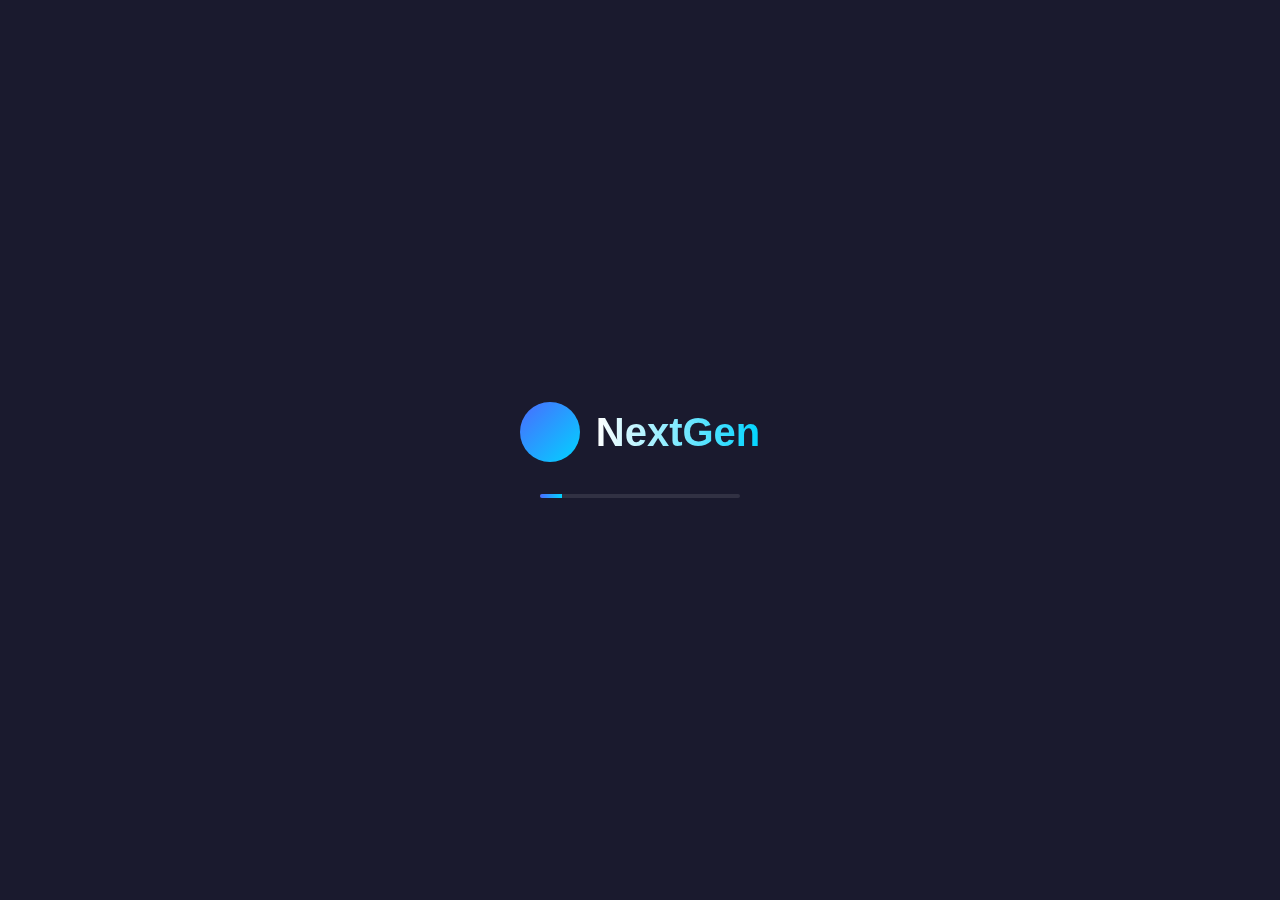
<file: banking/index.html>
<!DOCTYPE html>
<html lang="en">
<head>
    <meta charset="UTF-8">
    <meta name="viewport" content="width=device-width, initial-scale=1.0">
    <title>NextGen Banking - The Future of Finance</title>
    <link rel="stylesheet" href="css/styles.css">
    <link rel="stylesheet" href="css/navbar.css">
</head>
<body>
<!-- Welcome Animation -->
<div class="welcome-animation">
    <div class="welcome-logo">
        <div class="welcome-logo-icon"></div>
        <div class="welcome-logo-text">NextGen</div>
    </div>
    <div class="progress-bar">
        <div class="progress" id="loading-progress"></div>
    </div>
</div>

<!-- Main Content -->   
<div class="container">
       <div id="navbar-container"></div>
    <section class="hero">
        <div class="hero-content">
            <h1>The Future of Banking is Here</h1>
            <p>NextGen Banking offers a seamless, secure, and innovative banking experience. Manage your finances with cutting-edge technology designed for the modern world.</p>
            <div class="hero-buttons">
                <button class="btn btn-primary" id="hero-register-btn">Get Started</button>
                <button class="btn btn-outline">Learn More</button>
            </div>
        </div>
        <div class="hero-image">
            <svg viewBox="0 0 500 500" xmlns="http://www.w3.org/2000/svg">
                <defs>
                    <linearGradient id="gradient" x1="0%" y1="0%" x2="100%" y2="100%">
                        <stop offset="0%" stop-color="#4a6bff" />
                        <stop offset="100%" stop-color="#00d4ff" />
                    </linearGradient>
                </defs>
                <path d="M250,50 C350,50 450,150 450,250 C450,350 350,450 250,450 C150,450 50,350 50,250 C50,150 150,50 250,50 Z" fill="url(#gradient)" opacity="0.8" />
                <path d="M250,100 C325,100 400,175 400,250 C400,325 325,400 250,400 C175,400 100,325 100,250 C100,175 175,100 250,100 Z" fill="none" stroke="white" stroke-width="2" opacity="0.5" />
                <circle cx="250" cy="250" r="120" fill="none" stroke="white" stroke-width="2" opacity="0.3" />
                <circle cx="250" cy="250" r="80" fill="none" stroke="white" stroke-width="2" opacity="0.2" />
                <path d="M250,150 L250,350 M150,250 L350,250" stroke="white" stroke-width="2" opacity="0.5" />
            </svg>
        </div>
    </section>

    <!-- Floating Background Elements -->
    <div class="floating-elements" id="floating-elements"></div>
</div>


</body>
    <script src="js/navbar.js"></script>

<script>


    document.addEventListener('DOMContentLoaded', function() {
        // Create floating elements
        const floatingContainer = document.getElementById('floating-elements');
        for (let i = 0; i < 15; i++) {
            const element = document.createElement('div');
            element.classList.add('floating-element');

            // Random size between 50px and 200px
            const size = Math.random() * 150 + 50;
            element.style.width = `${size}px`;
            element.style.height = `${size}px`;

            // Random position
            element.style.left = `${Math.random() * 100}%`;
            element.style.top = `${Math.random() * 100}%`;

            // Random animation duration
            element.style.animationDuration = `${Math.random() * 10 + 10}s`;

            floatingContainer.appendChild(element);
        }
    });
    function initWelcomeAnimation() {
    const welcomeAnimation = document.querySelector('.welcome-animation');
    const progressBar = document.getElementById('loading-progress');

    let progress = 0;
    const interval = setInterval(() => {
        progress += Math.random() * 10;
        if (progress > 100) progress = 100;
        progressBar.style.width = `${progress}%`;

        if (progress >= 100) {
            clearInterval(interval);
            setTimeout(() => {
                welcomeAnimation.classList.add('fade-out');
            }, 500);
        }
    }, 200);
}
function redirectIfAuthenticated() {
  const token = localStorage.getItem('token');

  // If token exists, redirect away from login/register pages
  if (token) {
    // Redirect to home/dashboard — update the path as needed
    window.location.href = 'home.html';
  }
}
document.addEventListener('DOMContentLoaded', initWelcomeAnimation);
document.addEventListener('DOMContentLoaded', redirectIfAuthenticated);
</script>
</html>
</file>
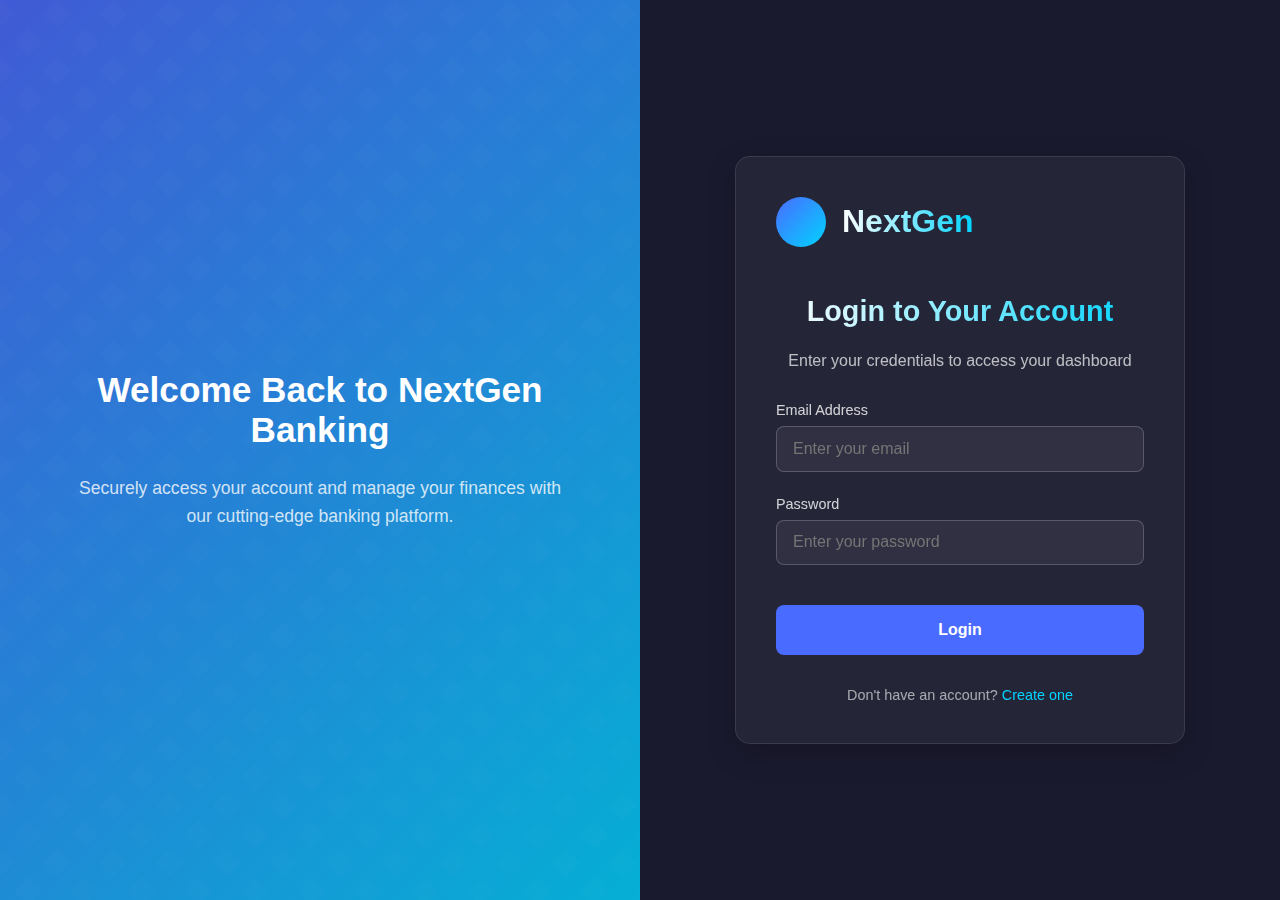
<file: banking/home.html>
<!DOCTYPE html>
<html lang="en">
<head>
    <meta charset="UTF-8">
    <meta name="viewport" content="width=device-width, initial-scale=1.0">
    <title>NextGen Banking - Dashboard</title>
    <link rel="stylesheet" href="css/styles.css">
    <link rel="stylesheet" href="css/dashboard.css">
    <link rel="stylesheet" href="css/navbar.css">
</head>
<body>
<!-- Welcome Animation -->
<div class="welcome-animation">
    <div class="welcome-logo">
        <div class="welcome-logo-icon"></div>
        <div class="welcome-logo-text">NextGen</div>
    </div>
    <div class="progress-bar">
        <div class="progress" id="loading-progress"></div>
    </div>
</div>

<!-- Main Content -->   
<div class="container">
       <div id="navbar-container"></div>

    <main class="dashboard">
        <!-- Quick Actions -->
        <section class="quick-actions">
            <h2>Quick Actions</h2>
            <div class="action-grid">
                <div class="action-card" id="open-account">
                    <div class="action-icon">📊</div>
                    <h3>Open Account</h3>
                    <p>Start a new checking or savings account</p>
                </div>
                <div class="action-card" id="transfer-money">
                    <div class="action-icon">💸</div>
                    <h3>Transfer Money</h3>
                    <p>Move funds between accounts</p>
                </div>
                <div class="action-card" id="pay-bills">
                    <div class="action-icon">🧾</div>
                    <h3>Pay Bills</h3>
                    <p>Schedule one-time or recurring payments</p>
                </div>
                <div class="action-card" id="view-cards">
                    <div class="action-icon">💳</div>
                    <h3>View Cards</h3>
                    <p>Manage your debit/credit cards</p>
                </div>
            </div>
        </section>

        <!-- Account Overview -->
       <section class="account-overview">
  <h2>Account Overview</h2>
  <div class="account-cards">
    <div class="account-card" id="account-card">
      <h3 id="account-type">No Account </h3>
      <div class="balance" id="balance">you're not having any account with us, please open a new account or contact us</div>
      <div class="account-number" id="account-number"></div>
      <div class="account-actions">
        <button class="btn btn-small" id="deposit">Open Account</button>
        <button class="btn btn-small" id="transfer">Contact Us</button>
      </div>
    </div>
  </div>
</section>


        <!-- Recent Activity & Notifications -->
        <div class="activity-notifications">
            <section class="recent-activity">
                <h2>Recent Activity</h2>
                <div class="activity-list">
                    <div class="activity-item">
                        <div class="activity-icon">🛒</div>
                        <div class="activity-details">
                            <div class="activity-description">Amazon Purchase</div>
                            <div class="activity-date">Today, 10:45 AM</div>
                        </div>
                        <div class="activity-amount debit">-$45.67</div>
                    </div>
                    <div class="activity-item">
                        <div class="activity-icon">🏦</div>
                        <div class="activity-details">
                            <div class="activity-description">Direct Deposit</div>
                            <div class="activity-date">Yesterday, 8:30 AM</div>
                        </div>
                        <div class="activity-amount credit">+$2,450.00</div>
                    </div>
                    <div class="activity-item">
                        <div class="activity-icon">💸</div>
                        <div class="activity-details">
                            <div class="activity-description">Transfer to Savings</div>
                            <div class="activity-date">Mar 15, 4:15 PM</div>
                        </div>
                        <div class="activity-amount debit">-$200.00</div>
                    </div>
                </div>
                <a href="#" class="view-all">View All Activity →</a>
            </section>

            <section class="notifications">
                <h2>Notifications</h2>
                <div class="notification-list">
                    <div class="notification-item important">
                        <div class="notification-icon">⚠️</div>
                        <div class="notification-content">
                            <h3>Security Alert</h3>
                            <p>New login detected from Chrome on Windows</p>
                            <div class="notification-time">10 minutes ago</div>
                        </div>
                    </div>
                    <div class="notification-item">
                        <div class="notification-icon">📅</div>
                        <div class="notification-content">
                            <h3>Payment Reminder</h3>
                            <p>Your credit card payment is due in 3 days</p>
                            <div class="notification-time">2 hours ago</div>
                        </div>
                    </div>
                    <div class="notification-item">
                        <div class="notification-icon">🎉</div>
                        <div class="notification-content">
                            <h3>New Feature</h3>
                            <p>Try our new budgeting tools</p>
                            <div class="notification-time">1 day ago</div>
                        </div>
                    </div>
                </div>
                <a href="#" class="view-all">View All Notifications →</a>
            </section>
        </div>

        <!-- Financial Insights -->
        <section class="financial-insights">
            <h2>Financial Insights</h2>
            <div class="insights-grid">
                <div class="insight-card spending">
                    <h3>Monthly Spending</h3>
                    <div class="insight-value">$1,245.67</div>
                    <div class="insight-progress">
                        <div class="progress-bar">
                            <div class="progress" style="width: 65%"></div>
                        </div>
                        <div class="progress-label">65% of budget</div>
                    </div>
                </div>
                <div class="insight-card savings-goal">
                    <h3>Savings Goal</h3>
                    <div class="insight-value">$3,200/$5,000</div>
                    <div class="insight-progress">
                        <div class="progress-bar">
                            <div class="progress" style="width: 64%"></div>
                        </div>
                        <div class="progress-label">64% complete</div>
                    </div>
                </div>
            </div>
        </section>
    </main>

    <!-- Floating Background Elements -->
    <div class="floating-elements" id="floating-elements"></div>
</div>

<script src="js/auth.js"></script>
<script src="js/navbar.js"></script>
<script>
    document.addEventListener('DOMContentLoaded', function() {
        // Create floating elements
        const floatingContainer = document.getElementById('floating-elements');
        for (let i = 0; i < 15; i++) {
            const element = document.createElement('div');
            element.classList.add('floating-element');

            // Random size between 50px and 200px
            const size = Math.random() * 150 + 50;
            element.style.width = `${size}px`;
            element.style.height = `${size}px`;

            // Random position
            element.style.left = `${Math.random() * 100}%`;
            element.style.top = `${Math.random() * 100}%`;

            // Random animation duration
            element.style.animationDuration = `${Math.random() * 10 + 10}s`;

            floatingContainer.appendChild(element);
        }

        // Check authentication status
        checkAuthStatus();

        // Logout functionality
        document.getElementById('logout-btn').addEventListener('click', function(e) {
            e.preventDefault();
            logout();
        });

        // Quick action buttons
        document.querySelectorAll('.action-card').forEach(card => {
            card.addEventListener('click', function() {
                const action = this.id;
                alert(`Action selected: ${action.replace('-', ' ')}`);
                // In a real app, you would navigate to the appropriate page
            });
        });
    });

    function initWelcomeAnimation() {
        const welcomeAnimation = document.querySelector('.welcome-animation');
        const progressBar = document.getElementById('loading-progress');

        let progress = 0;
        const interval = setInterval(() => {
            progress += Math.random() * 10;
            if (progress > 100) progress = 100;
            progressBar.style.width = `${progress}%`;

            if (progress >= 100) {
                clearInterval(interval);
                setTimeout(() => {
                    welcomeAnimation.classList.add('fade-out');
                }, 500);
            }
        }, 200);
    }

    // Initialize welcome animation
    initWelcomeAnimation();

function displayAccount(account) {
    document.getElementById("account-type").textContent = account.accountType;
    document.getElementById("balance").textContent = `Rs. ${account.balance.toFixed(2)}`;
    document.getElementById("account-number").textContent = maskAccountNumber(account.accountNumber);
    document.getElementById("deposit").textContent = "Deposit Funds";
    document.getElementById("transfer").textContent = "Transfer Funds";
}

function maskAccountNumber(accountNumber) {
    const lastThree = accountNumber.slice(-3);
    const masked = '•'.repeat(accountNumber.length - 3);
    return `${masked}${lastThree}`;
}


document.addEventListener("DOMContentLoaded", checkAuthStatus);


</script>
</html>
</file>
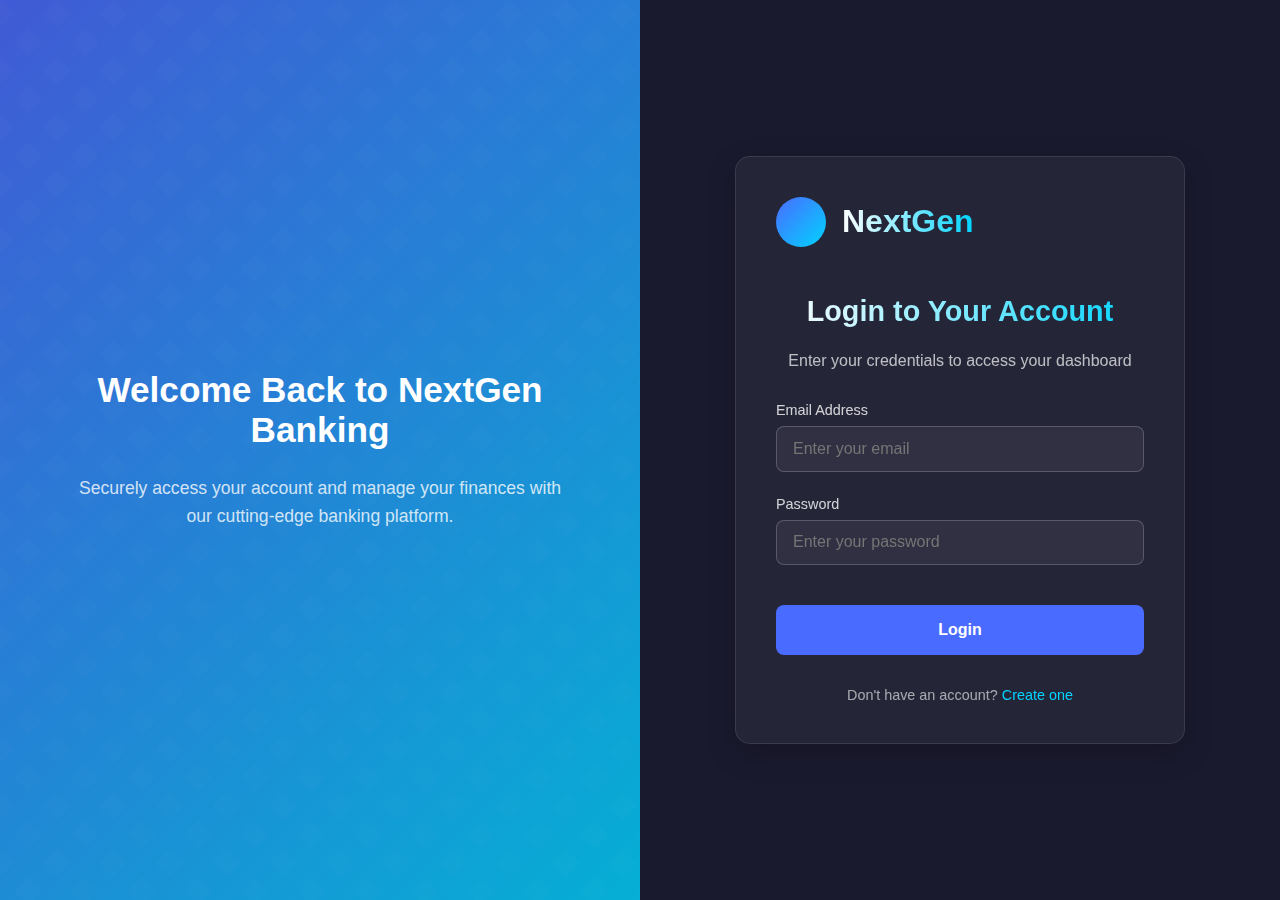
<file: banking/login.html>
<!DOCTYPE html>
<html lang="en">
<head>
    <meta charset="UTF-8">
    <meta name="viewport" content="width=device-width, initial-scale=1.0">
    <title>NextGen Banking - Authentication</title>
    <link rel="stylesheet" href="css/styles.css">
    <link rel="stylesheet" href="css/auth.css">
    <link rel="stylesheet" href="css/form.css">
</head>
<body>
   <!--  Login Page (login.html)  -->
    
    <div class="auth-container">
        <div class="auth-left">
            <div class="floating-elements" id="floating-elements"></div>
            <div class="welcome-message">
                <h2>Welcome Back to NextGen Banking</h2>
                <p>Securely access your account and manage your finances with our cutting-edge banking platform.</p>
            </div>
        </div>
        <div class="auth-right">
            <div class="auth-card">
                <div class="auth-logo">
                    <div class="auth-logo-icon"></div>
                    <div class="auth-logo-text">NextGen</div>
                </div>
                <h1 class="auth-title">Login to Your Account</h1>
                <p class="auth-subtitle">Enter your credentials to access your dashboard</p>
                
                <form id="loginForm">
                    <div class="form-group">
                        <label for="loginEmail">Email Address</label>
                        <input type="email" id="loginEmail" class="form-control" placeholder="Enter your email" required>
                        <div class="invalid-feedback" id="loginEmailError">Please enter a valid email address</div>
                    </div>
                    <div class="form-group">
                        <label for="loginPassword">Password</label>
                        <input type="password" id="loginPassword" class="form-control" placeholder="Enter your password" required>
                        <div class="invalid-feedback" id="loginPasswordError">Please enter your password</div>
                    </div>
                    <button type="submit" class="submit-btn">Login</button>
                </form>
                
                <div class="auth-footer">
                    Don't have an account? <a href="register.html">Create one</a>
                </div>
            </div>
        </div>
    </div>
    
<script type="module" src="js/login.js"></script>
 

</body>
</html>
</file>
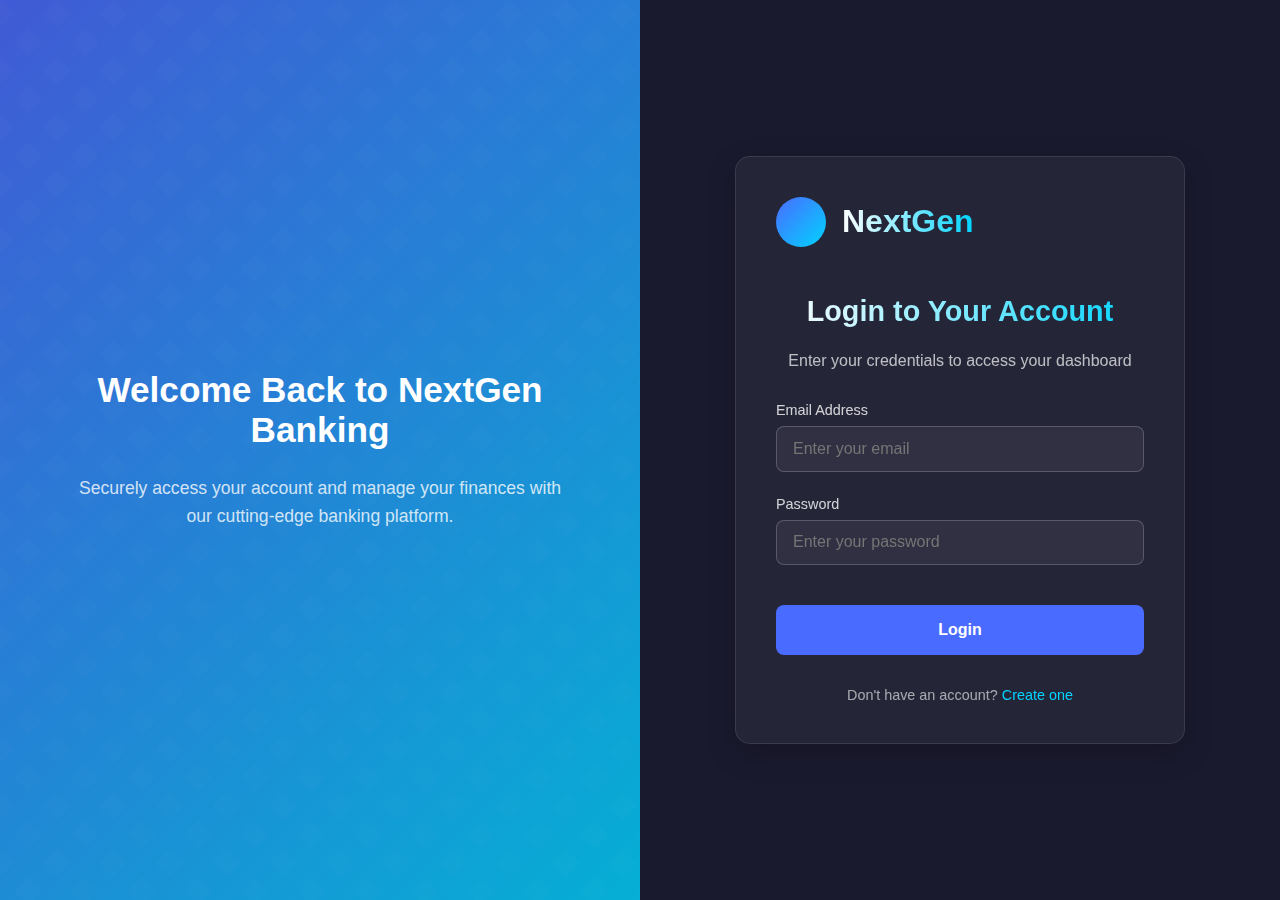
<file: banking/profile.html>
<!DOCTYPE html>
<html lang="en">
<head>
  <meta charset="UTF-8" />
  <meta name="viewport" content="width=device-width, initial-scale=1" />
  <title>NextGen Banking - My Profile</title>
  <link rel="stylesheet" href="css/styles.css" />
  <link rel="stylesheet" href="css/profile.css" />
  <link rel="stylesheet" href="css/navbar.css   ">
  <script src="js/auth.js" defer></script>
  <script src="js/profile.js" defer></script>
  <script src="js/navbar.js" defer></script>
</head>
<body>
  <!-- Main Container -->
  <div class="container">
   <div id="navbar-container"></div>


    <main class="profile-container">
      <div class="profile-header">
        <h1>My Profile</h1>
        <button class="btn btn-outline" id="edit-profile-btn">Edit Profile</button>
      </div>

      <div class="profile-content">

        <!-- Personal Information Section -->
        <section class="profile-section" id="personal-info-section">
  <div class="section-header">
    <h2>Personal Information</h2>
    <button class="btn-icon edit-section" data-section="personal" aria-label="Edit Personal Information">
      <!-- Edit icon SVG -->
      <svg xmlns="http://www.w3.org/2000/svg" width="16" height="16" fill="currentColor" viewBox="0 0 16 16">
        <path d="M12.146.146a.5.5 0 0 1 .708 0l3 3a.5.5 0 0 1 0 .708l-10 10a.5.5 0 0 1-.168.11l-5 2a.5.5 0 0 1-.65-.65l2-5a.5.5 0 0 1 .11-.168l10-10zM11.207 2.5 13.5 4.793 14.793 3.5 12.5 1.207 11.207 2.5zm1.586 3L10.5 3.207 4 9.707V10h.5a.5.5 0 0 1 .5.5v.5h.5a.5.5 0 0 1 .5.5v.5h.293l6.5-6.5zm-9.761 5.175-.106.106-1.528 3.821 3.821-1.528.106-.106A.5.5 0 0 1 5 12.5V12h-.5a.5.5 0 0 1-.5-.5V11h-.5a.5.5 0 0 1-.468-.325z"/>
      </svg>
    </button>
    <div class="edit-actions" style="display:none;">
      <button class="btn-icon btn-save" aria-label="Save Changes">💾</button>
      <button class="btn-icon btn-cancel" aria-label="Cancel Edit">✖</button>
    </div>
  </div>
  
  <div class="section-content">
    <div class="info-grid">
      <!-- your info items here -->
      <div class="info-item">
        <label for="edit-full-name">Full Name</label>
        <div class="info-value" id="full-name">John Doe</div>
        <input type="text" class="info-edit" id="edit-full-name" value="John Doe" style="display: none;" />
      </div>
      <div class="info-item">
        <label for="edit-dob">Date of Birth</label>
        <div class="info-value" id="dob">15/03/1985</div>
        <input type="date" class="info-edit" id="edit-dob" value="1985-03-15" style="display: none;" />
      </div>
      <div class="info-item">
        <label for="edit-email">Email Address</label>
        <div class="info-value" id="email">john.doe@example.com</div>
        <input type="email" class="info-edit" id="edit-email" value="john.doe@example.com" style="display: none;" />
      </div>
      <div class="info-item">
        <label for="edit-phone">Phone Number</label>
        <div class="info-value" id="phone">+1 (555) 123-4567</div>
        <input type="tel" class="info-edit" id="edit-phone" value="+1 (555) 123-4567" style="display: none;" />
      </div>
      <div class="info-item">
        <label for="edit-address">Address</label>
        <div class="info-value" id="address">123 Main St, Apt 4B, New York, NY 10001</div>
        <textarea class="info-edit" id="edit-address" style="display: none;">123 Main St, Apt 4B, New York, NY 10001</textarea>
      </div>
    </div>
  </div>
</section>


        <!-- Account Security Section -->
        <section class="profile-section">
          <div class="section-header">
            <h2>Account Security</h2>
          </div>
          <div class="section-content">
            <div class="security-grid">
              <div class="security-item">
                <div class="security-icon">🔒</div>
                <div class="security-info">
                  <h3>Password</h3>
                  <p>Last changed 3 months ago</p>
                </div>
                <button class="btn btn-outline btn-small">Change Password</button>
              </div>
              <div class="security-item">
                <div class="security-icon">📱</div>
                <div class="security-info">
                  <h3>Two-Factor Authentication</h3>
                  <p>Currently disabled</p>
                </div>
                <button class="btn btn-primary btn-small">Enable 2FA</button>
              </div>
              <div class="security-item">
                <div class="security-icon">✉️</div>
                <div class="security-info">
                  <h3>Email Notifications</h3>
                  <p>All notifications enabled</p>
                </div>
                <button class="btn btn-outline btn-small">Manage</button>
              </div>
              <div class="security-item">
                <div class="security-icon">📞</div>
                <div class="security-info">
                  <h3>SMS Alerts</h3>
                  <p>Only security alerts enabled</p>
                </div>
                <button class="btn btn-outline btn-small">Configure</button>
              </div>
            </div>
          </div>
        </section>

        <!-- Linked Accounts Section -->
        <section class="profile-section">
          <div class="section-header">
            <h2>Linked Accounts</h2>
            <button class="btn-icon" aria-label="Add Linked Account">
              <svg xmlns="http://www.w3.org/2000/svg" width="16" height="16" fill="currentColor" viewBox="0 0 16 16">
                <path d="M8 4a.5.5 0 0 1 .5.5v3h3a.5.5 0 0 1 0 1h-3v3a.5.5 0 0 1-1 0v-3h-3a.5.5 0 0 1 0-1h3v-3A.5.5 0 0 1 8 4z"/>
              </svg>
            </button>
          </div>
          <div class="section-content">
            <div class="linked-accounts">
              <div class="account-card">
                <div class="account-icon">🏦</div>
                <div class="account-details">
                  <h3 id="account-type">No linked Account</h3>
                  <p id="account-number"></p>
                </div>
                <button class="btn-icon danger" aria-label="Remove External Savings Account">
                  <svg xmlns="http://www.w3.org/2000/svg" width="16" height="16" fill="currentColor" viewBox="0 0 16 16">
                    <path d="M5.5 5.5A.5.5 0 0 1 6 6v6a.5.5 0 0 1-1 0V6a.5.5 0 0 1 .5-.5zm2.5 0a.5.5 0 0 1 .5.5v6a.5.5 0 0 1-1 0V6a.5.5 0 0 1 .5-.5zm3 .5a.5.5 0 0 0-1 0v6a.5.5 0 0 0 1 0V6z"/>
                    <path fill-rule="evenodd" d="M14.5 3a1 1 0 0 1-1 1H13v9a2 2 0 0 1-2 2H5a2 2 0 0 1-2-2V4h-.5a1 1 0 0 1-1-1V2a1 1 0 0 1 1-1H6a1 1 0 0 1 1-1h2a1 1 0 0 1 1 1h3.5a1 1 0 0 1 1 1v1zM4.118 4 4 4.059V13a1 1 0 0 0 1 1h6a1 1 0 0 0 1-1V4.059L11.882 4H4.118zM2.5 3V2h11v1h-11z"/>
                  </svg>
                </button>
              </div>
              <div class="account-card">
                <div class="account-icon">💳</div>
                <div class="account-details">
                  <h3>Credit Card</h3>
                  <p>****-****-3456 • American Express</p>
                </div>
                <button class="btn-icon danger" aria-label="Remove Credit Card">
                  <svg xmlns="http://www.w3.org/2000/svg" width="16" height="16" fill="currentColor" viewBox="0 0 16 16">
                    <path d="M5.5 5.5A.5.5 0 0 1 6 6v6a.5.5 0 0 1-1 0V6a.5.5 0 0 1 .5-.5zm2.5 0a.5.5 0 0 1 .5.5v6a.5.5 0 0 1-1 0V6a.5.5 0 0 1 .5-.5zm3 .5a.5.5 0 0 0-1 0v6a.5.5 0 0 0 1 0V6z"/>
                    <path fill-rule="evenodd" d="M14.5 3a1 1 0 0 1-1 1H13v9a2 2 0 0 1-2 2H5a2 2 0 0 1-2-2V4h-.5a1 1 0 0 1-1-1V2a1 1 0 0 1 1-1H6a1 1 0 0 1 1-1h2a1 1 0 0 1 1 1h3.5a1 1 0 0 1 1 1v1zM4.118 4 4 4.059V13a1 1 0 0 0 1 1h6a1 1 0 0 0 1-1V4.059L11.882 4H4.118zM2.5 3V2h11v1h-11z"/>
                  </svg>
                </button>
              </div>
            </div>
          </div>
        </section>

        <!-- Danger Zone Section -->
        <section class="profile-section danger-zone">
          <div class="section-header">
            <h2>Danger Zone</h2>
          </div>
          <div class="section-content">
            <div class="danger-item">
              <div class="danger-info">
                <h3>Close Account</h3>
                <p>Permanently delete your NextGen Banking account and all associated data</p>
              </div>
              <button class="btn btn-danger">Close Account</button>
            </div>
          </div>
        </section>

      </div>

      <!-- Edit Profile Modal -->
      <div class="modal" id="edit-profile-modal" aria-hidden="true" role="dialog" aria-labelledby="edit-profile-title" tabindex="-1">
        <div class="modal-content">
          <button class="close-modal" id="close-edit-modal" aria-label="Close modal">&times;</button>
          <h2 id="edit-profile-title">Edit Profile</h2>
          <form id="profile-form">
            <div class="form-group">
              <label for="modal-full-name">Full Name</label>
              <input type="text" id="modal-full-name" value="John Doe" required />
            </div>
            <div class="form-group">
              <label for="modal-dob">Date of Birth</label>
              <input type="date" id="modal-dob" value="1985-03-15" required />
            </div>
            <div class="form-group">
              <label for="modal-email">Email Address</label>
              <input type="email" id="modal-email" value="john.doe@example.com" required />
            </div>
            <div class="form-group">
              <label for="modal-phone">Phone Number</label>
              <input type="tel" id="modal-phone" value="+1 (555) 123-4567" required />
            </div>
            <div class="form-group">
              <label for="modal-address">Address</label>
              <textarea id="modal-address" required>123 Main St, Apt 4B, New York, NY 10001</textarea>
            </div>
            <div class="form-actions">
              <button type="button" class="btn btn-outline" id="cancel-edit">Cancel</button>
              <button type="submit" class="btn btn-primary">Save Changes</button>
            </div>
          </form>
        </div>
      </div>

    </main>

    <!-- Floating Background Elements -->
    <div class="floating-elements" id="floating-elements"></div>
  </div>

  <script>
    function displayAccount(account) {
    document.getElementById("account-type").textContent = account.accountType+" Account";
    // document.getElementById("balance").textContent = `$${account.balance.toFixed(2)}`;
    document.getElementById("account-number").textContent = maskAccountNumber(account.accountNumber);
    // document.getElementById("deposit").textContent = "Deposit Funds";
    // document.getElementById("transfer").textContent = "Transfer Funds";
}

function maskAccountNumber(accountNumber) {
    const lastThree = accountNumber.slice(-3);
    const masked = '*'.repeat(accountNumber.length - 6);
    return `${masked}-${masked}-${lastThree}`;
}

    window.addEventListener("DOMContentLoaded", () => {
      checkAuthStatus();
    });

document.addEventListener('DOMContentLoaded', () => {
  const editProfileBtn = document.getElementById('edit-profile-btn');
  const modal = document.getElementById('edit-profile-modal');
  const closeModalBtn = document.getElementById('close-edit-modal');
  const cancelEditBtn = document.getElementById('cancel-edit');

  editProfileBtn.addEventListener('click', () => {
    modal.classList.add('active');  // Show modal by adding 'active'
  });

  closeModalBtn.addEventListener('click', () => {
    modal.classList.remove('active');  // Hide modal by removing 'active'
  });

  cancelEditBtn.addEventListener('click', () => {
    modal.classList.remove('active');  // Also hide modal on cancel
  });

  // Close modal if clicking outside modal-content
  window.addEventListener('click', (e) => {
    if (e.target === modal) {
      modal.classList.remove('active');
    }
  });
});

</script>
</body>
</html>
</file>
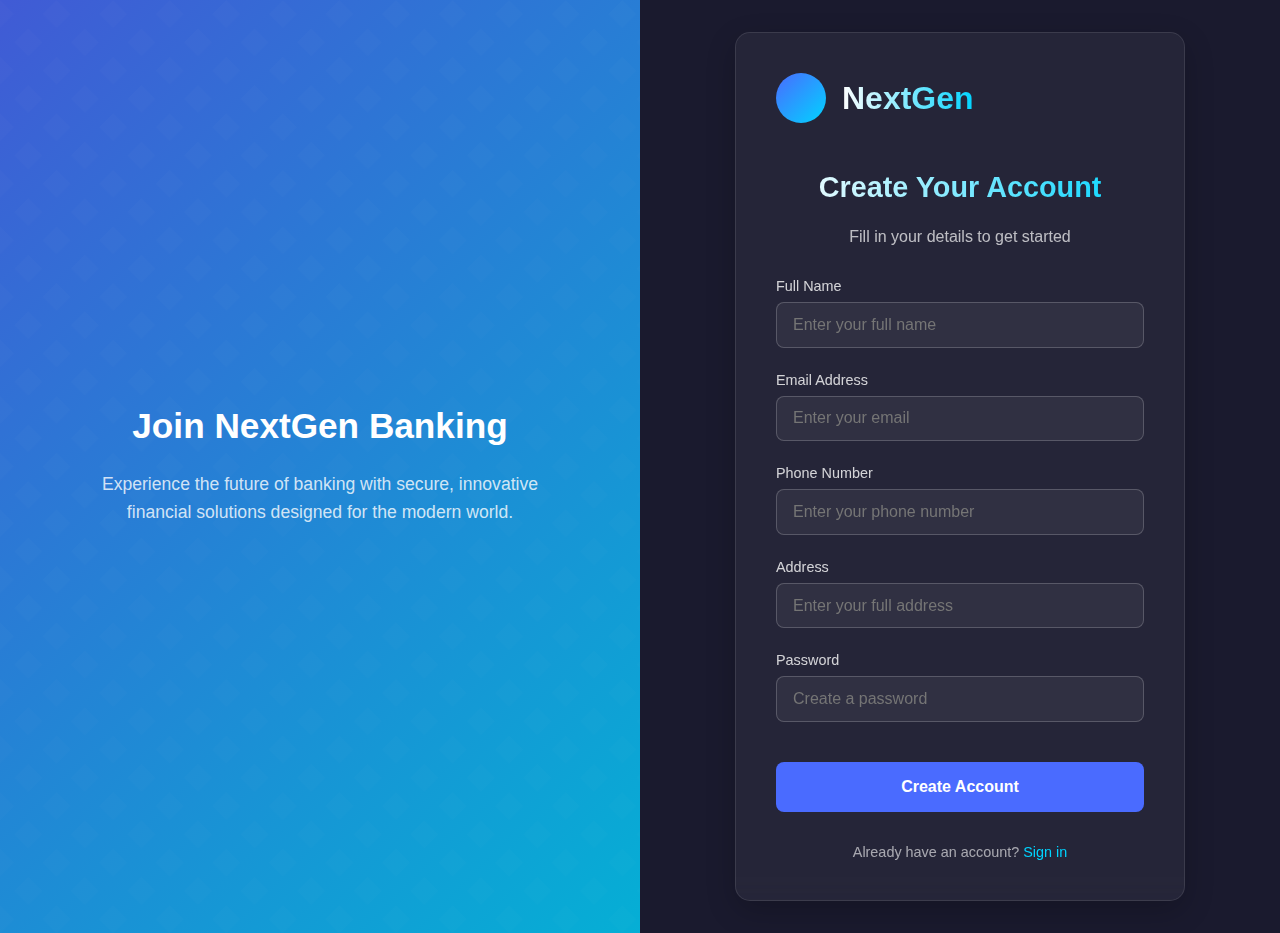
<file: banking/register.html>
<!DOCTYPE html>
<html lang="en">
<head>
    <meta charset="UTF-8">
    <meta name="viewport" content="width=device-width, initial-scale=1.0">
    <title>NextGen Banking - Registration</title>
    <link rel="stylesheet" href="css/styles.css">
    <link rel="stylesheet" href="css/auth.css">
    <link rel="stylesheet" href="css/form.css">
</head>
<body>
<div class="auth-container">
    <div class="auth-left">
        <div class="floating-elements" id="floating-elements"></div>
        <div class="welcome-message">
            <h2>Join NextGen Banking</h2>
            <p>Experience the future of banking with secure, innovative financial solutions designed for the modern world.</p>
        </div>
    </div>
    <div class="auth-right">
        <div class="auth-card">
            <div class="auth-logo">
                <div class="auth-logo-icon"></div>
                <div class="auth-logo-text">NextGen</div>
            </div>
            <h1 class="auth-title">Create Your Account</h1>
            <p class="auth-subtitle">Fill in your details to get started</p>

            <form id="registerForm">
                <div class="form-group">
                    <label for="registerName">Full Name</label>
                    <input type="text" id="registerName" class="form-control" placeholder="Enter your full name" required minlength="2" maxlength="100">
                    <div class="invalid-feedback" id="registerNameError">Name must be between 2 and 100 characters</div>
                </div>
                <div class="form-group">
                    <label for="registerEmail">Email Address</label>
                    <input type="email" id="registerEmail" class="form-control" placeholder="Enter your email" required>
                    <div class="invalid-feedback" id="registerEmailError">Please enter a valid email address</div>
                </div>
                <div class="form-group">
                    <label for="registerPhone">Phone Number</label>
                    <input type="tel" id="registerPhone" class="form-control" placeholder="Enter your phone number" required>
                    <div class="invalid-feedback" id="registerPhoneError">Please enter a valid phone number</div>
                </div>
                <div class="form-group">
                    <label for="registerAddress">Address</label>
                    <input type="text" id="registerAddress" class="form-control" placeholder="Enter your full address" required>
                    <div class="invalid-feedback" id="registerAddressError">Please enter your address</div>
                </div>
                <div class="form-group">
                    <label for="registerPassword">Password</label>
                    <input type="password" id="registerPassword" class="form-control" placeholder="Create a password" required minlength="6" maxlength="100">
                    <div class="invalid-feedback" id="registerPasswordError">Password must be at least 6 characters long</div>
                </div>
                <button type="submit" class="submit-btn" id="submitBtn">Create Account</button>
            </form>

            <div class="auth-footer">
                Already have an account? <a href="login.html">Sign in</a>
            </div>
        </div>
    </div>
</div>


<script src="js/animation.js"></script>
<script type="module" src="js/register.js"></script>
</body>
</html>
</file>
<file: banking/css/styles.css>
@import url("variables.css");

        * {
            margin: 0;
            padding: 0;
            box-sizing: border-box;
            font-family: 'Segoe UI', Tahoma, Geneva, Verdana, sans-serif;
        }

        body {
            background-color: var(--dark);
            color: var(--light);
            min-height: 100vh;
            overflow-x: hidden;
        }

        .welcome-message {
            max-width: 500px;
            text-align: center;
            z-index: 1;
        }

        .welcome-message h2 {
            font-size: 2.2rem;
            margin-bottom: 1.5rem;
            color: white;
        }

        .welcome-message p {
            font-size: 1.1rem;
            color: rgba(255, 255, 255, 0.8);
            line-height: 1.6;
        }

        .container {
            width: 100%;
            min-height: 100vh;
            position: relative;
            display: flex;
            flex-direction: column;
        }

       

        .auth-buttons {
            display: flex;
            gap: 1rem;
        }

        .btn {
            padding: 0.6rem 1.5rem;
            border-radius: 30px;
            border: none;
            font-weight: 600;
            cursor: pointer;
            transition: all 0.3s;
        }

        .btn-outline {
            background: transparent;
            color: white;
            border: 2px solid white;
        }

        .btn-outline:hover {
            background: white;
            color: var(--dark);
        }

        .btn-primary {
            background: var(--primary);
            color: white;
        }

        .btn-primary:hover {
            background: var(--primary-dark);
            transform: translateY(-2px);
        }

        .hero {
            flex: 1;
            display: flex;
            align-items: center;
            padding: 0 5%;
            position: relative;
            z-index: 1;
        }

        .hero-content {
            max-width: 600px;
        }

        .hero h1 {
            font-size: 3.5rem;
            margin-bottom: 1.5rem;
            line-height: 1.2;
            background: linear-gradient(90deg, white, var(--secondary));
            -webkit-background-clip: text;
            background-clip: text;
            color: transparent;
        }

        .hero p {
            font-size: 1.2rem;
            margin-bottom: 2rem;
            color: rgba(255, 255, 255, 0.8);
            line-height: 1.6;
        }

        .hero-buttons {
            display: flex;
            gap: 1.5rem;
        }

        .hero-image {
            position: absolute;
            right: 5%;
            top: 50%;
            transform: translateY(-50%);
            width: 50%;
            max-width: 700px;
            z-index: -1;
        }

        .floating-elements {
            position: absolute;
            width: 100%;
            height: 100%;
            top: 0;
            left: 0;
            overflow: hidden;
            z-index: -1;
        }

        .floating-element {
            position: absolute;
            border-radius: 50%;
            background: rgba(255, 255, 255, 0.05);
            backdrop-filter: blur(5px);
            animation: float 15s infinite linear;
        }

        @keyframes float {
            0% {
                transform: translateY(0) rotate(0deg);
            }
            50% {
                transform: translateY(-20px) rotate(180deg);
            }
            100% {
                transform: translateY(0) rotate(360deg);
            }
        }

        /* .modal {
            position: fixed;
            top: 0;
            left: 0;
            width: 100%;
            height: 100%;
            background: rgba(0, 0, 0, 0.8);
            backdrop-filter: blur(5px);
            display: flex;
            align-items: center;
            justify-content: center;
            z-index: 100;
            opacity: 0;
            pointer-events: none;
            transition: opacity 0.3s;
        }

        .modal.active {
            opacity: 1;
            pointer-events: all;
        }

        .modal-content {
            background: var(--dark);
            border-radius: 15px;
            width: 90%;
            max-width: 500px;
            padding: 2rem;
            box-shadow: 0 10px 30px rgba(0, 0, 0, 0.3);
            transform: translateY(20px);
            transition: transform 0.3s;
            position: relative;
            border: 1px solid rgba(255, 255, 255, 0.1);
        }

        .modal.active .modal-content {
            transform: translateY(0);
        }

        .close-modal {
            position: absolute;
            top: 1rem;
            right: 1rem;
            background: none;
            border: none;
            color: rgba(255, 255, 255, 0.5);
            font-size: 1.5rem;
            cursor: pointer;
            transition: color 0.3s;
        }

        .close-modal:hover {
            color: white;
        }

        .modal h2 {
            margin-bottom: 1.5rem;
            text-align: center;
            color: white;
        } */

        

        .welcome-animation {
            position: fixed;
            top: 0;
            left: 0;
            width: 100%;
            height: 100%;
            background: var(--dark);
            display: flex;
            flex-direction: column;
            align-items: center;
            justify-content: center;
            z-index: 1000;
            transition: opacity 1s, visibility 1s;
        }

        .welcome-animation.fade-out {
            opacity: 0;
            visibility: hidden;
        }

        .welcome-logo {
            display: flex;
            align-items: center;
            gap: 1rem;
            margin-bottom: 2rem;
        }

        .welcome-logo-icon {
            width: 60px;
            height: 60px;
            background: linear-gradient(135deg, var(--primary), var(--secondary));
            border-radius: 50%;
            display: flex;
            align-items: center;
            justify-content: center;
            animation: pulse 2s infinite;
        }

        @keyframes pulse {
            0% {
                transform: scale(1);
                box-shadow: 0 0 0 0 rgba(74, 107, 255, 0.7);
            }
            70% {
                transform: scale(1.05);
                box-shadow: 0 0 0 15px rgba(74, 107, 255, 0);
            }
            100% {
                transform: scale(1);
                box-shadow: 0 0 0 0 rgba(74, 107, 255, 0);
            }
        }

        .welcome-logo-text {
            font-size: 2.5rem;
            font-weight: 700;
            background: linear-gradient(90deg, white, var(--secondary));
            -webkit-background-clip: text;
            background-clip: text;
            color: transparent;
        }

        .progress-bar {
            width: 200px;
            height: 4px;
            background: rgba(255, 255, 255, 0.1);
            border-radius: 2px;
            overflow: hidden;
        }

        .progress {
            height: 100%;
            width: 0;
            background: linear-gradient(90deg, var(--primary), var(--secondary));
            transition: width 0.3s;
        }

        @media (max-width: 992px) {
            .hero h1 {
                font-size: 2.8rem;
            }

            .hero-image {
                opacity: 0.3;
            }
        }

        @media (max-width: 768px) {
            .nav-links {
                display: none;
            }

            .hero {
                text-align: center;
                justify-content: center;
            }

            .hero-content {
                display: flex;
                flex-direction: column;
                align-items: center;
            }

            .hero-buttons {
                flex-direction: column;
                width: 100%;
                max-width: 300px;
            }

            .hero-image {
                display: none;
            }
        }
</file>
<file: banking/css/navbar.css>
header {
            padding: 1.5rem 5%;
            display: flex;
            justify-content: space-between;
            align-items: center;
            z-index: 10;
        }

        .logo {
            display: flex;
            align-items: center;
            gap: 0.5rem;
            font-size: 1.8rem;
            font-weight: 700;
            color: white;
        }

        .logo-icon {
            width: 40px;
            height: 40px;
            background: linear-gradient(135deg, var(--primary), var(--secondary));
            border-radius: 50%;
            display: flex;
            align-items: center;
            justify-content: center;
        }

        .nav-links {
            display: flex;
            gap: 2rem;
        }

        .nav-links a {
            color: rgba(255, 255, 255, 0.8);
            text-decoration: none;
            font-weight: 500;
            transition: color 0.3s;
        }

        .nav-links a:hover {
            color: white;
        }

.user-menu {
    position: relative;
    display: flex;
    align-items: center;
    gap: 1rem;
    cursor: pointer;
}

.user-avatar {
    width: 40px;
    height: 40px;
    border-radius: 50%;
    background: linear-gradient(135deg, var(--primary), var(--secondary));
    display: flex;
    align-items: center;
    justify-content: center;
    color: white;
    font-weight: bold;
}



.user-menu:hover .dropdown-menu {
    display: block;
}

.dropdown-menu {
    position: absolute;
    top: 100%;
    right: 0;
    background: var(--dark);
    border: 1px solid rgba(255, 255, 255, 0.1);
    border-radius: 8px;
    padding: 0.5rem 0;
    min-width: 150px;
    box-shadow: 0 5px 15px rgba(0, 0, 0, 0.3);
    display: none;
    z-index: 100;
}

.dropdown-menu a {
    display: block;
    padding: 0.5rem 1rem;
    color: rgba(255, 255, 255, 0.8);
    text-decoration: none;
    transition: all 0.3s;
}

.dropdown-menu a:hover {
    background: rgba(255, 255, 255, 0.1);
    color: white;
}
</file>
<file: banking/css/dashboard.css>
/* Dashboard Specific Styles */
.dashboard {
    padding: 2rem 5%;
    display: flex;
    flex-direction: column;
    gap: 2rem;
}

/* Quick Actions */
.quick-actions h2,
.account-overview h2,
.recent-activity h2,
.notifications h2,
.financial-insights h2 {
    color: white;
    margin-bottom: 1.5rem;
    font-size: 1.5rem;
}

.action-grid {
    display: grid;
    grid-template-columns: repeat(auto-fit, minmax(200px, 1fr));
    gap: 1.5rem;
}

.action-card {
    background: rgba(255, 255, 255, 0.05);
    border-radius: 12px;
    padding: 1.5rem;
    cursor: pointer;
    transition: all 0.3s;
    border: 1px solid rgba(255, 255, 255, 0.1);
}

.action-card:hover {
    background: rgba(255, 255, 255, 0.1);
    transform: translateY(-5px);
}

.action-icon {
    font-size: 2rem;
    margin-bottom: 1rem;
}

.action-card h3 {
    color: white;
    margin-bottom: 0.5rem;
}

.action-card p {
    color: rgba(255, 255, 255, 0.7);
    font-size: 0.9rem;
}

/* Account Overview */
.account-cards {
    display: grid;
    grid-template-columns: repeat(auto-fit, minmax(300px, 1fr));
    gap: 1.5rem;
}

.account-card {
    background: rgba(255, 255, 255, 0.05);
    border-radius: 12px;
    padding: 1.5rem;
    border: 1px solid rgba(255, 255, 255, 0.1);
}

.account-card.primary {
    border-left: 4px solid var(--primary);
}

.account-card.savings {
    border-left: 4px solid var(--secondary);
}

.account-card h3 {
    color: white;
    margin-bottom: 0.5rem;
    font-size: 1.2rem;
}

.balance {
    font-size: 1.8rem;
    font-weight: bold;
    color: white;
    margin: 1rem 0;
}

.account-number {
    color: rgba(255, 255, 255, 0.6);
    font-size: 0.9rem;
    margin-bottom: 1.5rem;
}

.account-actions {
    display: flex;
    gap: 1rem;
}

.btn-small {
    padding: 0.4rem 1rem;
    font-size: 0.9rem;
}

/* Activity & Notifications */
.activity-notifications {
    display: grid;
    grid-template-columns: 1fr 1fr;
    gap: 2rem;
}

@media (max-width: 768px) {
    .activity-notifications {
        grid-template-columns: 1fr;
    }
}

.activity-list,
.notification-list {
    display: flex;
    flex-direction: column;
    gap: 1rem;
}

.activity-item,
.notification-item {
    background: rgba(255, 255, 255, 0.05);
    border-radius: 8px;
    padding: 1rem;
    display: flex;
    align-items: center;
    gap: 1rem;
    border: 1px solid rgba(255, 255, 255, 0.1);
}

.activity-icon {
    font-size: 1.2rem;
}

.activity-details {
    flex: 1;
}

.activity-description {
    color: white;
    font-weight: 500;
}

.activity-date {
    color: rgba(255, 255, 255, 0.6);
    font-size: 0.8rem;
    margin-top: 0.2rem;
}

.activity-amount {
    font-weight: bold;
}

.activity-amount.credit {
    color: #4CAF50;
}

.activity-amount.debit {
    color: #F44336;
}

.notification-item {
    align-items: flex-start;
}

.notification-item.important {
    border-left: 3px solid #FF9800;
}

.notification-icon {
    font-size: 1.2rem;
    margin-top: 0.2rem;
}

.notification-content {
    flex: 1;
}

.notification-content h3 {
    color: white;
    font-size: 1rem;
    margin-bottom: 0.3rem;
}

.notification-content p {
    color: rgba(255, 255, 255, 0.7);
    font-size: 0.9rem;
}

.notification-time {
    color: rgba(255, 255, 255, 0.5);
    font-size: 0.8rem;
    margin-top: 0.5rem;
}

.view-all {
    display: inline-block;
    margin-top: 1rem;
    color: var(--secondary);
    text-decoration: none;
    font-size: 0.9rem;
}

.view-all:hover {
    text-decoration: underline;
}

/* Financial Insights */
.insights-grid {
    display: grid;
    grid-template-columns: repeat(auto-fit, minmax(300px, 1fr));
    gap: 1.5rem;
}

.insight-card {
    background: rgba(255, 255, 255, 0.05);
    border-radius: 12px;
    padding: 1.5rem;
    border: 1px solid rgba(255, 255, 255, 0.1);
}

.insight-card h3 {
    color: white;
    margin-bottom: 1rem;
    font-size: 1.2rem;
}

.insight-value {
    font-size: 1.5rem;
    font-weight: bold;
    color: white;
    margin-bottom: 1rem;
}

.progress-bar {
    height: 8px;
    background: rgba(255, 255, 255, 0.1);
    border-radius: 4px;
    margin-bottom: 0.5rem;
    overflow: hidden;
}

.progress-bar .progress {
    height: 100%;
    background: linear-gradient(90deg, var(--primary), var(--secondary));
    border-radius: 4px;
}

.progress-label {
    color: rgba(255, 255, 255, 0.7);
    font-size: 0.8rem;
}

/* Responsive Adjustments */
@media (max-width: 768px) {
    .dashboard {
        padding: 1.5rem;
    }
    
    .action-grid {
        grid-template-columns: 1fr 1fr;
    }
    
    .account-cards {
        grid-template-columns: 1fr;
    }
}

@media (max-width: 480px) {
    .action-grid {
        grid-template-columns: 1fr;
    }
    
    .nav-links {
        display: none;
    }
}
</file>
<file: banking/css/auth.css>
@import url("variables.css");
 .auth-container {
            display: flex;
            min-height: 100vh;
        }

        .auth-left {
            flex: 1;
            background: linear-gradient(135deg, rgba(74, 107, 255, 0.8), rgba(0, 212, 255, 0.8));
            display: flex;
            flex-direction: column;
            justify-content: center;
            align-items: center;
            padding: 2rem;
            position: relative;
            overflow: hidden;
        }

        .auth-left::before {
            content: '';
            position: absolute;
            top: 0;
            left: 0;
            width: 100%;
            height: 100%;
            background: url('[data-uri]');
            opacity: 0.3;
        }

        .auth-right {
            flex: 1;
            display: flex;
            flex-direction: column;
            justify-content: center;
            align-items: center;
            padding: 2rem;
            position: relative;
        }

        .auth-logo {
            display: flex;
            align-items: center;
            gap: 1rem;
            margin-bottom: 3rem;
            z-index: 1;
        }

        .auth-logo-icon {
            width: 50px;
            height: 50px;
            background: linear-gradient(135deg, var(--primary), var(--secondary));
            border-radius: 50%;
            display: flex;
            align-items: center;
            justify-content: center;
        }

        .auth-logo-text {
            font-size: 2rem;
            font-weight: 700;
            background: linear-gradient(90deg, white, var(--secondary));
            -webkit-background-clip: text;
            background-clip: text;
            color: transparent;
        }

        .auth-card {
            width: 100%;
            max-width: 450px;
            background: rgba(255, 255, 255, 0.05);
            border-radius: 15px;
            padding: 2.5rem;
            box-shadow: 0 10px 30px rgba(0, 0, 0, 0.2);
            backdrop-filter: blur(10px);
            border: 1px solid rgba(255, 255, 255, 0.1);
            z-index: 1;
        }

        .auth-title {
            font-size: 1.8rem;
            margin-bottom: 1.5rem;
            text-align: center;
            background: linear-gradient(90deg, white, var(--secondary));
            -webkit-background-clip: text;
            background-clip: text;
            color: transparent;
        }

        .auth-subtitle {
            color: rgba(255, 255, 255, 0.7);
            text-align: center;
            margin-bottom: 2rem;
            font-size: 1rem;
        }

        .auth-footer {
            margin-top: 2rem;
            text-align: center;
            color: rgba(255, 255, 255, 0.6);
            font-size: 0.9rem;
        }

        .auth-footer a {
            color: var(--secondary);
            text-decoration: none;
            transition: color 0.3s;
        }

        .auth-footer a:hover {
            color: white;
        }


        .floating-elements {
            position: absolute;
            width: 100%;
            height: 100%;
            top: 0;
            left: 0;
            overflow: hidden;
            z-index: 0;
        }

        .floating-element {
            position: absolute;
            border-radius: 50%;
            background: rgba(255, 255, 255, 0.05);
            backdrop-filter: blur(5px);
            animation: float 15s infinite linear;
        }

        @keyframes float {
            0% {
                transform: translateY(0) rotate(0deg);
            }
            50% {
                transform: translateY(-20px) rotate(180deg);
            }
            100% {
                transform: translateY(0) rotate(360deg);
            }
        }

        @media (max-width: 992px) {
            .auth-container {
                flex-direction: column;
            }

            .auth-left {
                padding: 2rem 1rem;
            }

            .auth-right {
                padding: 2rem 1rem;
            }

            .auth-card {
                max-width: 100%;
            }
        }

        @media (max-width: 576px) {
            .auth-card {
                padding: 1.5rem;
            }

            .auth-title {
                font-size: 1.5rem;
            }
        }
</file>
<file: banking/css/form.css>
@import url("variables.css");
.form-group {
            margin-bottom: 1.5rem;
        }

        .form-group label {
            display: block;
            margin-bottom: 0.5rem;
            color: rgba(255, 255, 255, 0.8);
            font-size: 0.9rem;
        }

        .form-control {
            width: 100%;
            padding: 0.8rem 1rem;
            border-radius: 8px;
            border: 1px solid rgba(255, 255, 255, 0.2);
            background: rgba(255, 255, 255, 0.05);
            color: white;
            font-size: 1rem;
            transition: all 0.3s;
        }

        .form-control:focus {
            outline: none;
            border-color: var(--primary);
            box-shadow: 0 0 0 3px rgba(74, 107, 255, 0.2);
        }

        .invalid-feedback {
            color: var(--danger);
            font-size: 0.8rem;
            margin-top: 0.3rem;
            display: none;
        }

        .form-control.is-invalid {
            border-color: var(--danger);
        }

        .form-control.is-invalid:focus {
            box-shadow: 0 0 0 3px rgba(220, 53, 69, 0.2);
        }

        .submit-btn {
            width: 100%;
            padding: 1rem;
            border-radius: 8px;
            background: var(--primary);
            color: white;
            border: none;
            font-weight: 600;
            font-size: 1rem;
            cursor: pointer;
            transition: all 0.3s;
            margin-top: 1rem;
            position: relative;
        }

        .submit-btn:hover {
            background: var(--primary-dark);
            transform: translateY(-2px);
        }

        .submit-btn.loading {
            pointer-events: none;
        }

        .submit-btn.loading::after {
            content: '';
            position: absolute;
            top: 50%;
            left: 50%;
            width: 20px;
            height: 20px;
            margin: -10px 0 0 -10px;
            border: 2px solid rgba(255, 255, 255, 0.3);
            border-radius: 50%;
            border-top-color: white;
            animation: spin 1s ease-in-out infinite;
        }

        @keyframes spin {
            to { transform: rotate(360deg); }
        }
</file>
<file: banking/css/profile.css>
/* Profile Page Styles */
.profile-container {
    padding: 2rem 5%;
    max-width: 1200px;
    margin: 0 auto;
}

.profile-header {
    display: flex;
    justify-content: space-between;
    align-items: center;
    margin-bottom: 2rem;
}

.profile-header h1 {
    font-size: 2rem;
    color: white;
    background: linear-gradient(90deg, white, var(--secondary));
    -webkit-background-clip: text;
    background-clip: text;
    color: transparent;
}

.profile-section {
    background: rgba(255, 255, 255, 0.05);
    border-radius: 12px;
    padding: 1.5rem;
    margin-bottom: 2rem;
    border: 1px solid rgba(255, 255, 255, 0.1);
}

.section-header {
    display: flex;
    justify-content: space-between;
    align-items: center;
    margin-bottom: 1.5rem;
}

.section-header h2 {
    color: white;
    font-size: 1.3rem;
}

.btn-icon {
    background: none;
    border: none;
    color: rgba(255, 255, 255, 0.6);
    cursor: pointer;
    padding: 0.5rem;
    border-radius: 50%;
    display: flex;
    align-items: center;
    justify-content: center;
    transition: all 0.3s;
}

.btn-icon:hover {
    background: rgba(255, 255, 255, 0.1);
    color: white;
}

.btn-icon.danger {
    color: var(--danger);
}

.btn-icon.danger:hover {
    background: rgba(220, 53, 69, 0.1);
}

/* Info Grid Styles */
.info-grid {
    display: grid;
    grid-template-columns: repeat(auto-fit, minmax(250px, 1fr));
    gap: 1.5rem;
}

.info-item {
    margin-bottom: 1rem;
}

.info-item label {
    display: block;
    color: rgba(255, 255, 255, 0.7);
    font-size: 0.9rem;
    margin-bottom: 0.3rem;
}

.info-value {
    color: white;
    font-weight: 500;
    padding: 0.5rem 0;
    border-bottom: 1px solid rgba(255, 255, 255, 0.1);
}

.info-edit {
    width: 100%;
    padding: 0.5rem;
    background: rgba(255, 255, 255, 0.1);
    border: 1px solid rgba(255, 255, 255, 0.2);
    border-radius: 6px;
    color: white;
    margin-top: 0.3rem;
    display: none;
}

/* Security Grid Styles */
.security-grid {
    display: grid;
    grid-template-columns: repeat(auto-fit, minmax(300px, 1fr));
    gap: 1.5rem;
}

.security-item {
    display: flex;
    align-items: center;
    gap: 1rem;
    padding: 1rem;
    background: rgba(255, 255, 255, 0.03);
    border-radius: 8px;
    border: 1px solid rgba(255, 255, 255, 0.05);
}

.security-icon {
    font-size: 1.5rem;
}

.security-info {
    flex: 1;
}

.security-info h3 {
    color: white;
    font-size: 1rem;
    margin-bottom: 0.2rem;
}

.security-info p {
    color: rgba(255, 255, 255, 0.6);
    font-size: 0.8rem;
}

/* Linked Accounts Styles */
.linked-accounts {
    display: flex;
    flex-direction: column;
    gap: 1rem;
}

.account-card {
    display: flex;
    align-items: center;
    gap: 1rem;
    padding: 1rem;
    background: rgba(255, 255, 255, 0.03);
    border-radius: 8px;
    border: 1px solid rgba(255, 255, 255, 0.05);
}

.account-icon {
    font-size: 1.5rem;
}

.account-details {
    flex: 1;
}

.account-details h3 {
    color: white;
    font-size: 1rem;
    margin-bottom: 0.2rem;
}

.account-details p {
    color: rgba(255, 255, 255, 0.6);
    font-size: 0.8rem;
}

/* Danger Zone Styles */
.danger-zone {
    border-left: 4px solid var(--danger);
}

.danger-item {
    display: flex;
    align-items: center;
    justify-content: space-between;
    padding: 1rem;
}

.danger-info h3 {
    color: white;
    font-size: 1rem;
    margin-bottom: 0.3rem;
}

.danger-info p {
    color: rgba(255, 255, 255, 0.6);
    font-size: 0.8rem;
}

.btn-danger {
    background: var(--danger);
    color: white;
}

.btn-danger:hover {
    background: #c82333;
}

/* Modal Styles */
.modal {
    position: fixed;
    top: 0;
    left: 0;
    width: 100%;
    height: 100%;
    background: rgba(0, 0, 0, 0.8);
    backdrop-filter: blur(5px);
    display: flex;
    align-items: center;
    justify-content: center;
    z-index: 100;
    opacity: 0;
    pointer-events: none;
    transition: opacity 0.3s;
}

.modal.active {
    opacity: 1;
    pointer-events: all;
}

.modal-content {
    background: var(--dark);
    border-radius: 15px;
    width: 90%;
    max-width: 500px;
    padding: 2rem;
    box-shadow: 0 10px 30px rgba(0, 0, 0, 0.3);
    transform: translateY(20px);
    transition: transform 0.3s;
    position: relative;
    border: 1px solid rgba(255, 255, 255, 0.1);
}

.modal.active .modal-content {
    transform: translateY(0);
}

.close-modal {
    position: absolute;
    top: 1rem;
    right: 1rem;
    background: none;
    border: none;
    color: rgba(255, 255, 255, 0.5);
    font-size: 1.5rem;
    cursor: pointer;
    transition: color 0.3s;
}

.close-modal:hover {
    color: white;
}

.modal h2 {
    margin-bottom: 1.5rem;
    text-align: center;
    color: white;
}

.form-group {
    margin-bottom: 1.5rem;
}

.form-group label {
    display: block;
    color: rgba(255, 255, 255, 0.8);
    margin-bottom: 0.5rem;
    font-size: 0.9rem;
}

.form-group input,
.form-group textarea {
    width: 100%;
    padding: 0.8rem;
    background: rgba(255, 255, 255, 0.05);
    border: 1px solid rgba(255, 255, 255, 0.2);
    border-radius: 8px;
    color: white;
    font-size: 1rem;
}

.form-group textarea {
    min-height: 100px;
    resize: vertical;
}

.form-actions {
    display: flex;
    justify-content: flex-end;
    gap: 1rem;
    margin-top: 2rem;
}

/* Responsive Styles */
@media (max-width: 768px) {
    .profile-container {
        padding: 1.5rem;
    }
    
    .profile-header {
        flex-direction: column;
        align-items: flex-start;
        gap: 1rem;
    }
    
    .danger-item {
        flex-direction: column;
        align-items: flex-start;
        gap: 1rem;
    }
    
    .form-actions {
        justify-content: space-between;
    }
}

.edit-actions {
  display: flex;
  gap: 0.5rem;
  align-items: center;
}

.edit-actions .btn-icon {
  font-size: 1.2rem;
  padding: 0.3rem 0.5rem;
}
</file>
